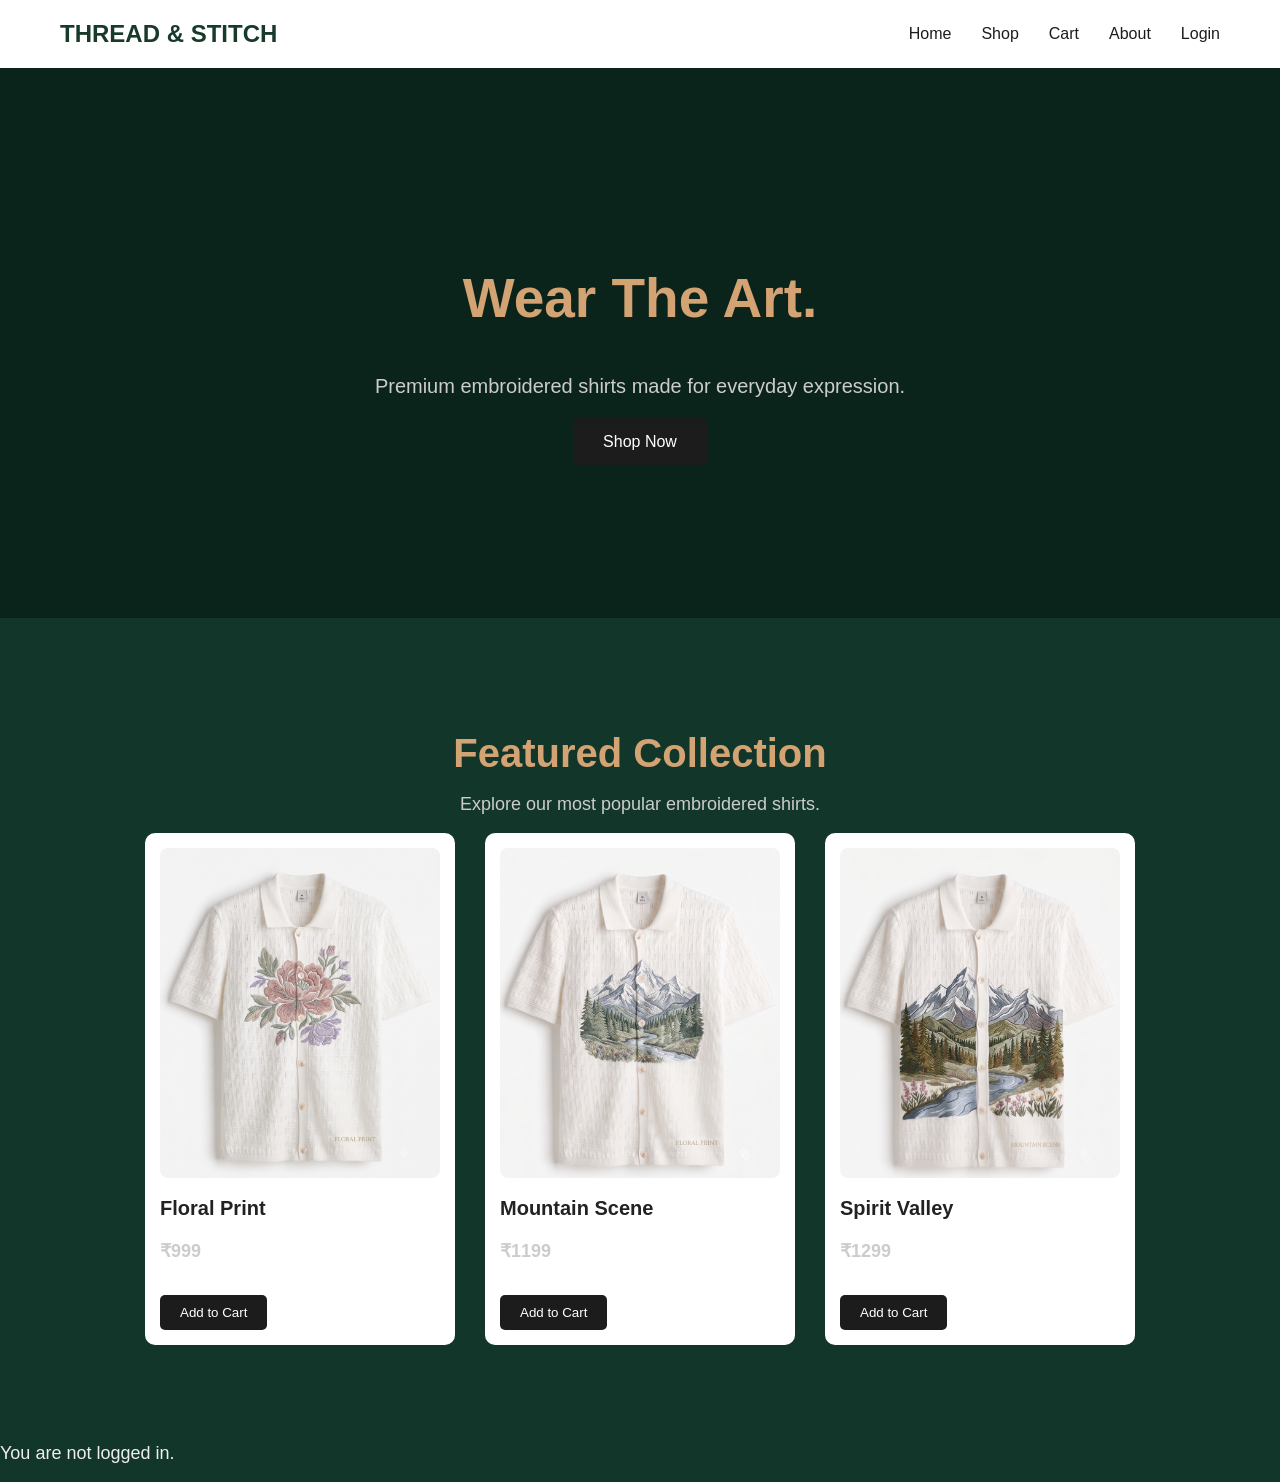
<file: index.html>
<!DOCTYPE html>
<html lang="en">

<head>

    <meta charset="UTF-8">

    <meta name="viewport" content="width=device-width, initial-scale=1.0">

    <title>Thread & Stitch</title>

    <link rel="stylesheet" href="css/style.css">

</head>


<body>

    <!-- NAVBAR -->

    <nav class="navbar">

        <div class="logo">
            THREAD & STITCH
        </div>

        <div class="nav-links">

            <a href="index.html">Home</a>

            <a href="shop.html">Shop</a>

            <a href="cart.html">Cart</a>

            <a href="about.html">About</a>

            <a href="login.html">Login</a>

        </div>

    </nav>


    <!-- HERO SECTION -->

    <section class="hero">

        <div class="hero-text">

            <h1>Wear The Art.</h1>

            <p>
                Premium embroidered shirts made for
                everyday expression.
            </p>

            <a href="shop.html" class="shop-button">
                Shop Now
            </a>

        </div>

    </section>


    <!-- FEATURED PRODUCTS -->

    <section class="featured">

        <h2>Featured Collection</h2>

        <p>
            Explore our most popular embroidered shirts.
        </p>


        <div class="products">

            <div class="product-card">

                <img src="images/shirt1.jpg">

                <h3>Floral Print</h3>

                <p>₹999</p>

                <button onclick="addToCart('Floral Print', 999, 'images/shirt1.jpg')">
                    Add to Cart
                </button>

            </div>


            <div class="product-card">

                <img src="images/shirt2.jpg">

                <h3>Mountain Scene</h3>

                <p>₹1199</p>

                <button onclick="addToCart('Mountain Scene', 1199, 'images/shirt2.jpg')">
                    Add to Cart
                </button>

            </div>


            <div class="product-card">

                <img src="images/shirt3.jpg">

                <h3>Spirit Valley</h3>

                <p>₹1299</p>

                <button onclick="addToCart('Spirit Valley', 1299, 'images/shirt3.jpg')">
                    Add to Cart
                </button>

            </div>

        </div>

    </section>
    <p id="user-status"></p>

    <script src="js/script.js"></script>

</body>

</html>
</file>
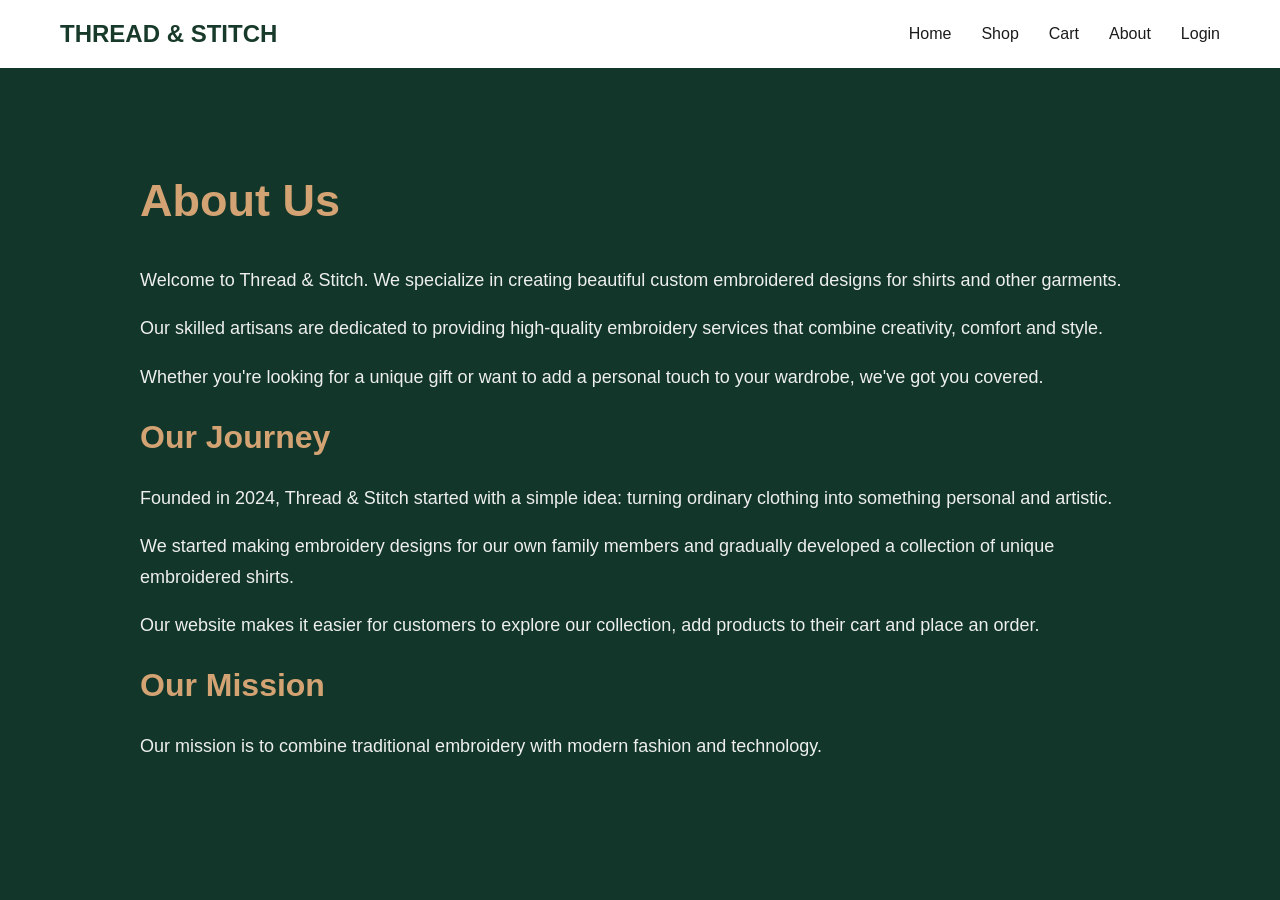
<file: about.html>
<!DOCTYPE html>
<html lang="en">

<head>

    <meta charset="UTF-8">

    <meta
        name="viewport"
        content="width=device-width, initial-scale=1.0"
    >

    <title>About Us - Thread & Stitch</title>

    <link rel="stylesheet" href="css/style.css">

</head>


<body>

    <!-- NAVBAR -->

    <nav class="navbar">

        <div class="logo">
            THREAD & STITCH
        </div>

        <div class="nav-links">

            <a href="index.html">Home</a>

            <a href="shop.html">Shop</a>

            <a href="cart.html">Cart</a>

            <a href="about.html">About</a>

            <a href="login.html">Login</a>

        </div>

    </nav>


    <!-- ABOUT -->

    <section class="about">

        <h1>About Us</h1>

        <p>
            Welcome to Thread & Stitch. We specialize in
            creating beautiful custom embroidered designs
            for shirts and other garments.
        </p>

        <p>
            Our skilled artisans are dedicated to providing
            high-quality embroidery services that combine
            creativity, comfort and style.
        </p>

        <p>
            Whether you're looking for a unique gift or want
            to add a personal touch to your wardrobe,
            we've got you covered.
        </p>


        <h2>Our Journey</h2>

        <p>
            Founded in 2024, Thread & Stitch started with
            a simple idea: turning ordinary clothing into
            something personal and artistic.
        </p>

        <p>
            We started making embroidery designs for our
            own family members and gradually developed
            a collection of unique embroidered shirts.
        </p>

        <p>
            Our website makes it easier for customers to
            explore our collection, add products to their
            cart and place an order.
        </p>


        <h2>Our Mission</h2>

        <p>
            Our mission is to combine traditional embroidery
            with modern fashion and technology.
        </p>

    </section>


</body>

</html>
</file>
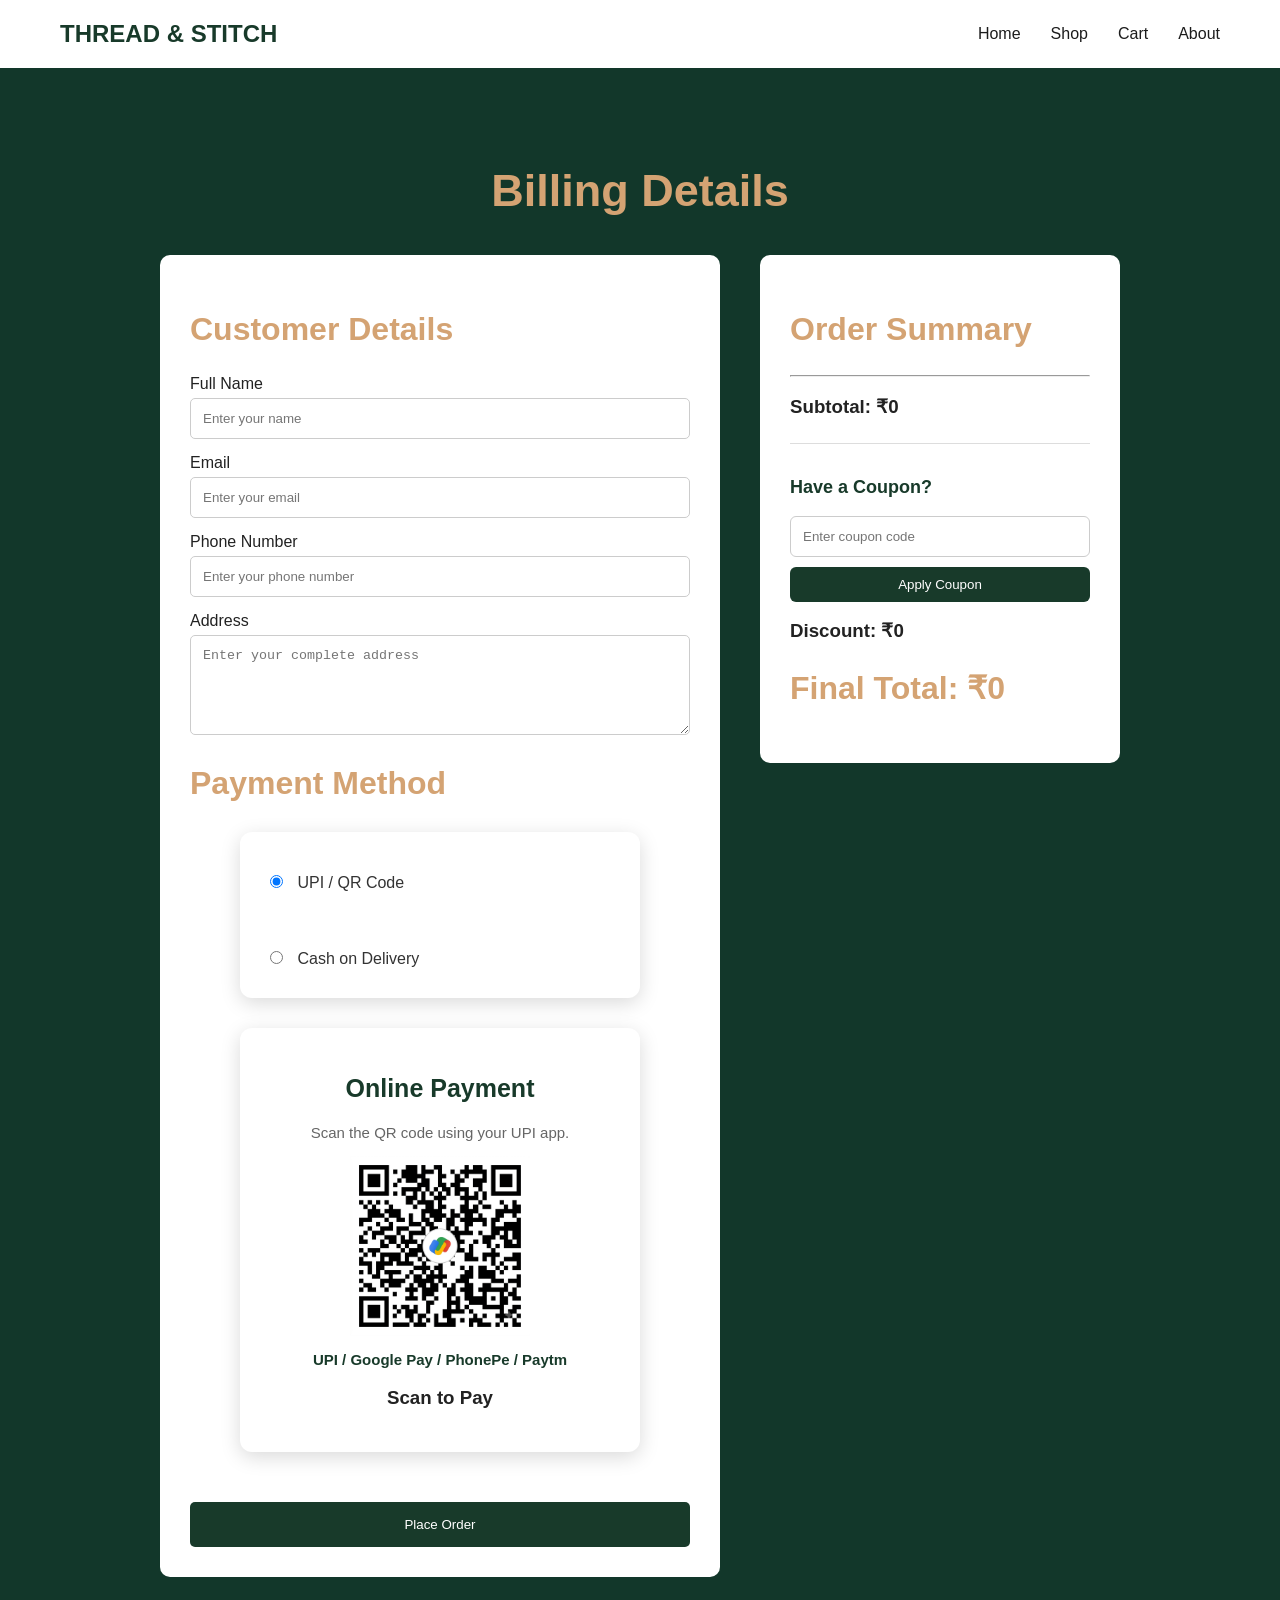
<file: billing.html>
<!DOCTYPE html>
<html lang="en">
<head>
    <meta charset="UTF-8">
    <meta name="viewport" content="width=device-width, initial-scale=1.0">
    <title>Billing - Thread & Stitch</title>
    <link rel="stylesheet" href="css/style.css">
</head>
<body>

    <!-- NAVBAR -->
    <nav class="navbar">
        <div class="logo">
            THREAD & STITCH
        </div>
        <div class="nav-links">
            <a href="index.html">Home</a>
            <a href="shop.html">Shop</a>
            <a href="cart.html">Cart</a>
            <a href="about.html">About</a>
        </div>
    </nav>

    <!-- BILLING -->
    <section class="billing">
        <h1>Billing Details</h1>
        <div class="billing-container">

            <!-- CUSTOMER DETAILS -->
            <div class="billing-form">
                <h2>Customer Details</h2>

                <form onsubmit="placeOrder(event)">
                    <label>Full Name</label>
                    <input type="text" id="customer-name" placeholder="Enter your name" required>

                    <label>Email</label>
                    <input type="email" id="customer-email" placeholder="Enter your email" required>

                    <label>Phone Number</label>
                    <input type="tel" id="customer-phone" placeholder="Enter your phone number" required>

                    <label>Address</label>
                    <textarea id="customer-address" placeholder="Enter your complete address" required></textarea>

                    <h2>Payment Method</h2>
                    
                    <div class="payment-method">
                        <label>
                            <input type="radio" name="payment" value="upi" onclick="showQR()" checked>
                            UPI / QR Code
                        </label>
                        <br><br>
                        <label>
                            <input type="radio" name="payment" value="cod" onclick="hideQR()">
                            Cash on Delivery
                        </label>
                    </div>

                    <div id="qr-section" class="payment-box">
                        <h2>Online Payment</h2>
                        <p>Scan the QR code using your UPI app.</p>
                        <img src="images/upi-qr.png" class="qr-code">
                        <p class="payment-note">UPI / Google Pay / PhonePe / Paytm</p>
                        <h3>Scan to Pay</h3>
                    </div>

                    <button type="submit">Place Order</button>
                </form>
            </div>

            <!-- ORDER SUMMARY -->
            <div class="order-summary">

    <h2>Order Summary</h2>

    <div id="billing-items"></div>

    <hr>

    <h3>
        Subtotal: ₹<span id="billing-total">0</span>
    </h3>

    <div class="coupon-section">

        <h3>Have a Coupon?</h3>

        <input
            type="text"
            id="coupon-code"
            placeholder="Enter coupon code"
        >

        <button type="button" onclick="applyCoupon()">
            Apply Coupon
        </button>

        <p id="coupon-message"></p>

    </div>

    <h3>
        Discount: ₹<span id="discount">0</span>
    </h3>

    <h2>
        Final Total: ₹<span id="final-total">0</span>
    </h2>

</div>
    </section>
    
    <script src="js/script.js"></script>
</body>
</html>
</file>
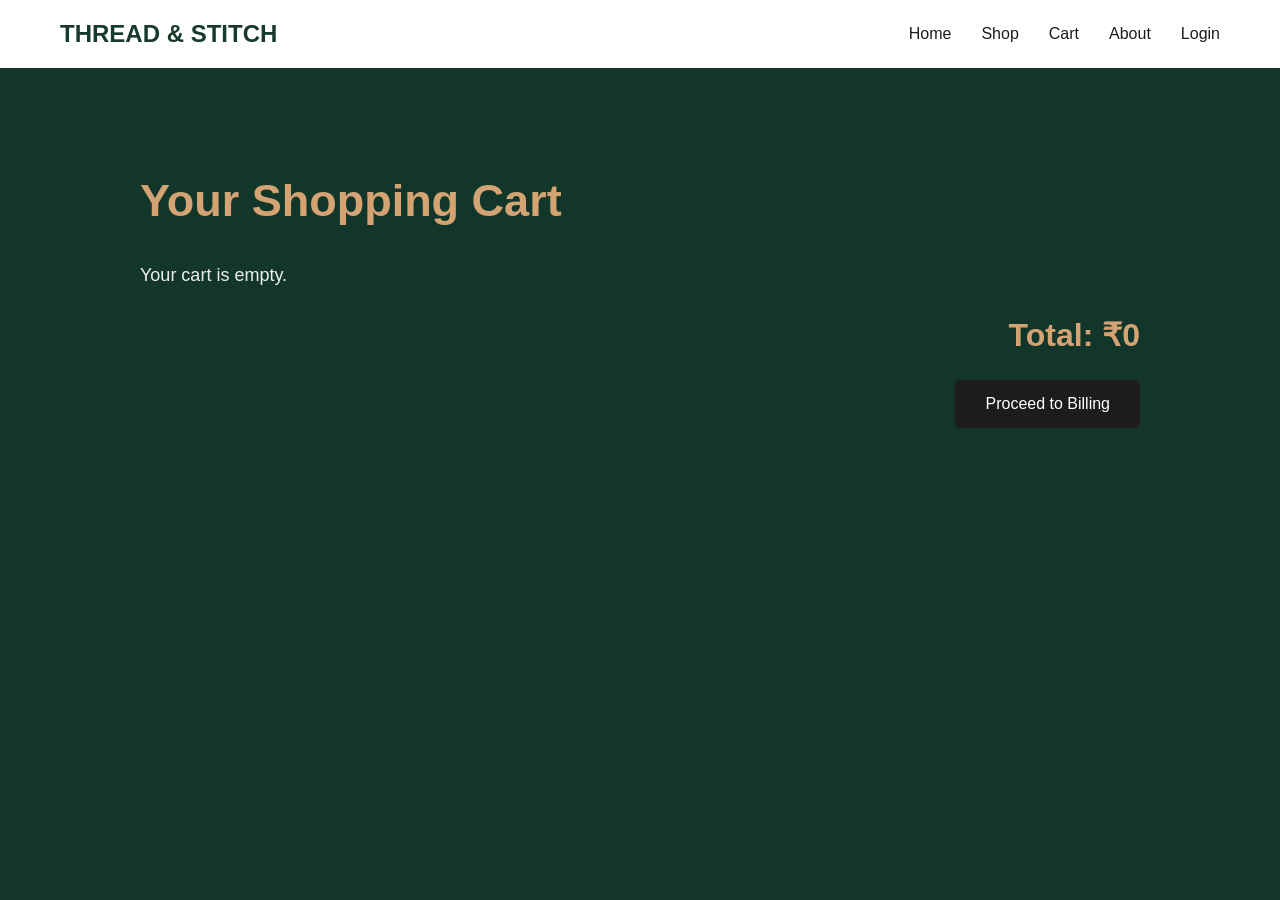
<file: cart.html>
<!DOCTYPE html>
<html lang="en">

<head>

    <meta charset="UTF-8">

    <meta name="viewport" content="width=device-width, initial-scale=1.0">

    <title>Cart - Thread & Stitch</title>

    <link rel="stylesheet" href="css/style.css">

</head>


<body>

    <!-- NAVBAR -->

    <nav class="navbar">

        <div class="logo">
            THREAD & STITCH
        </div>

        <div class="nav-links">

            <a href="index.html">Home</a>

            <a href="shop.html">Shop</a>

            <a href="cart.html">Cart</a>

            <a href="about.html">About</a>

            <a href="login.html">Login</a>

        </div>

    </nav>


    <!-- CART -->

    <section class="cart">

        <h1>Your Shopping Cart</h1>

        <div id="cart-items">

        </div>


        <div class="cart-total">

            <h2>
                Total: ₹<span id="cart-total">0</span>
            </h2>

            <a href="billing.html" class="shop-button">
                Proceed to Billing
            </a>

        </div>

    </section>


    <script src="js/script.js"></script>

</body>

</html>
</file>
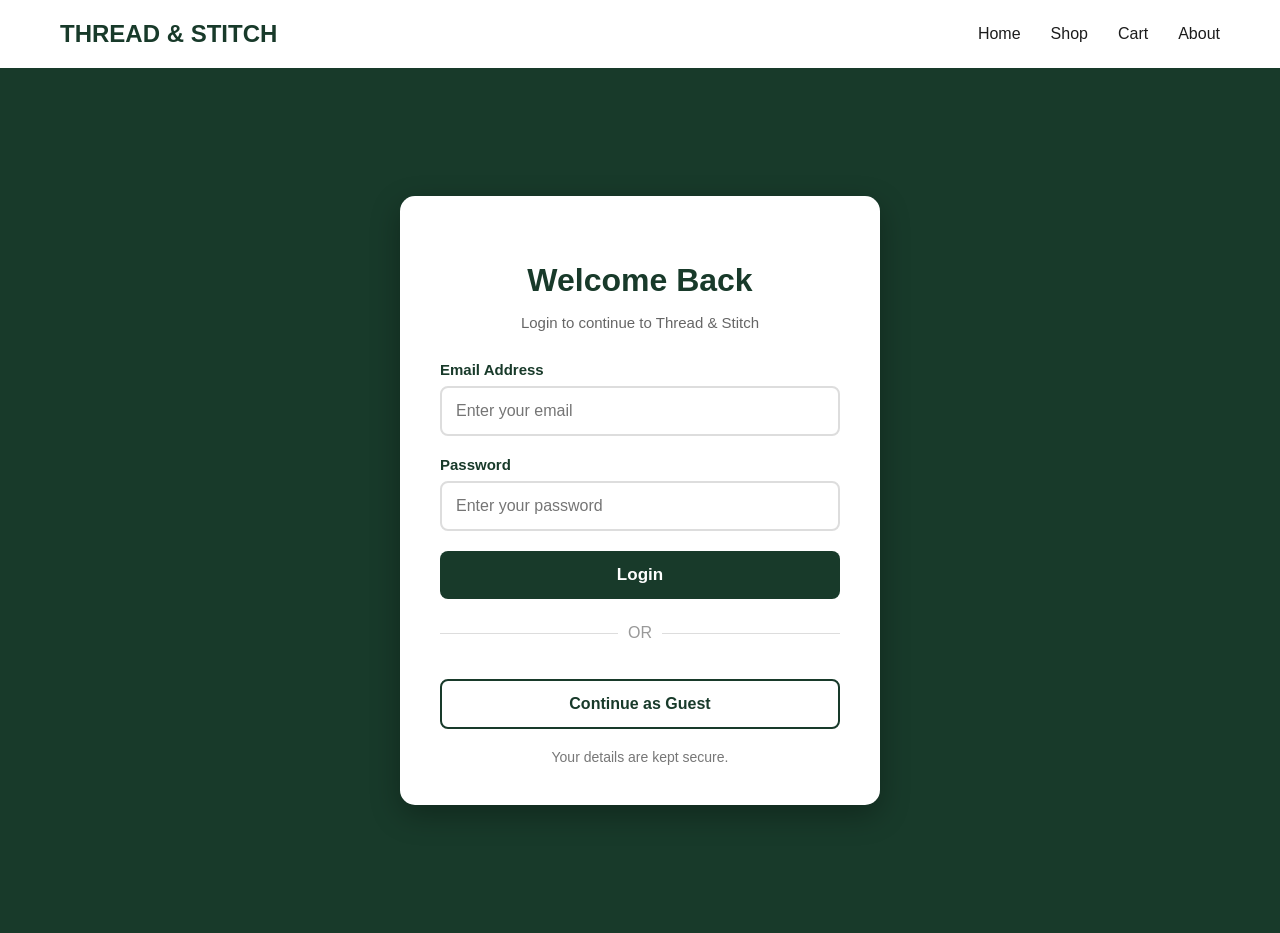
<file: login.html>
<!DOCTYPE html>
<html lang="en">

<head>

    <meta charset="UTF-8">

    <meta name="viewport" content="width=device-width, initial-scale=1.0">

    <title>Login - Thread & Stitch</title>

    <link rel="stylesheet" href="css/style.css">

</head>


<body>

    <!-- NAVBAR -->

    <nav class="navbar">

        <div class="logo">
            THREAD & STITCH
        </div>

        <div class="nav-links">

            <a href="index.html">Home</a>

            <a href="shop.html">Shop</a>

            <a href="cart.html">Cart</a>  

            <a href="about.html">About</a>

          

        </div>

    </nav>


    <!-- LOGIN -->

   <section class="login-page">

    <div class="login-box">

        <h1>Welcome Back</h1>

        <p>Login to continue to Thread & Stitch</p>

        <div class="input-group">
            <label>Email Address</label>
            <input type="email" placeholder="Enter your email">
        </div>

        <div class="input-group">
            <label>Password</label>
            <input type="password" placeholder="Enter your password">
        </div>

        <button class="login-button">
            Login
        </button>

        <div class="login-divider">
            OR
        </div>

        <button class="guest-button">
            Continue as Guest
        </button>

        <div class="login-footer">
            Your details are kept secure.
        </div>

    </div>

</section>


    <script src="js/script.js"></script>

</body>

</html>
</file>
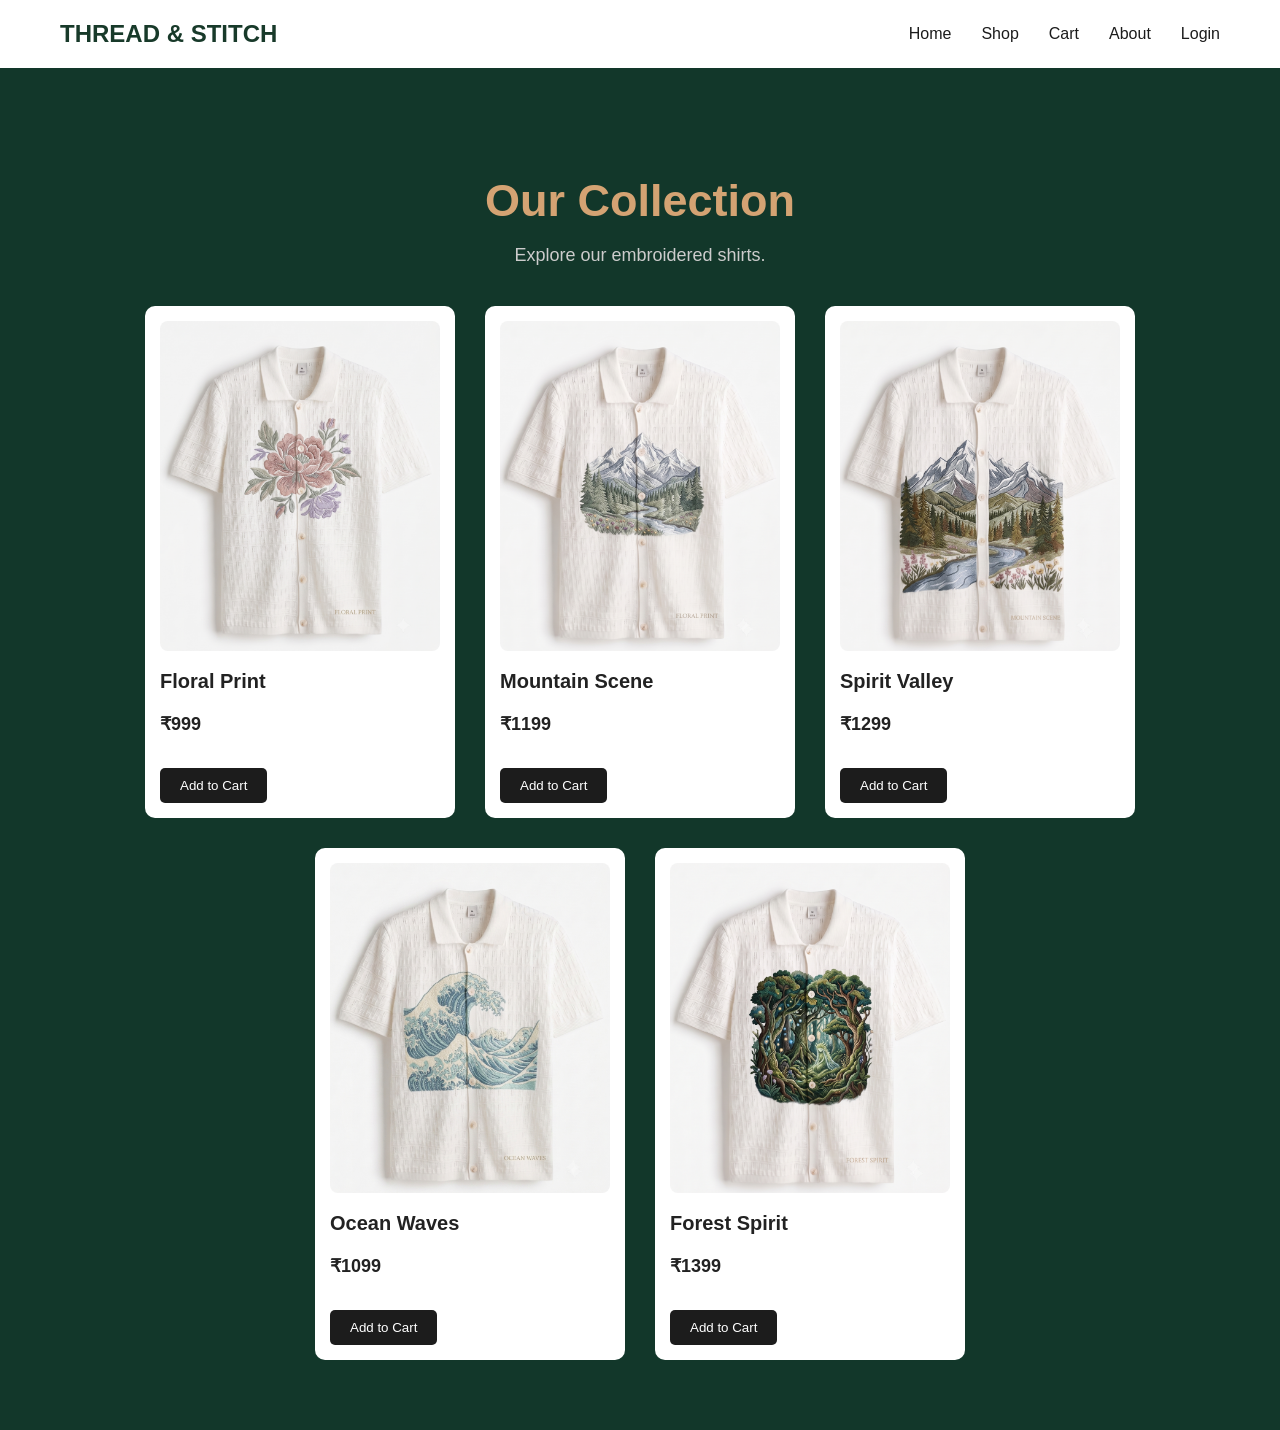
<file: shop.html>
<!DOCTYPE html>
<html lang="en">

<head>

    <meta charset="UTF-8">

    <meta name="viewport" content="width=device-width, initial-scale=1.0">

    <title>Shop - Thread & Stitch</title>

    <link rel="stylesheet" href="css/style.css">

</head>


<body>

    <!-- NAVBAR -->

    <nav class="navbar">

        <div class="logo">
            THREAD & STITCH
        </div>

        <div class="nav-links">

            <a href="index.html">Home</a>

            <a href="shop.html">Shop</a>

            <a href="cart.html">Cart</a>

            <a href="about.html">About</a>
            
            <a href="login.html">Login</a>

        </div>

    </nav>


    <!-- SHOP -->

    <section class="shop">

        <h1>Our Collection</h1>

        <p>
            Explore our embroidered shirts.
        </p>


        <div class="products">


            <!-- PRODUCT 1 -->

            <div class="product-card">

                <img src="images/shirt1.jpg">

                <h3>Floral Print</h3>

                <p>₹999</p>

                <button onclick="addToCart('Floral Print', 999, 'images/shirt1.jpg')">
                    Add to Cart
                </button>

            </div>


            <!-- PRODUCT 2 -->

            <div class="product-card">

                <img src="images/shirt2.jpg">

                <h3>Mountain Scene</h3>

                <p>₹1199</p>

                <button onclick="addToCart('Mountain Scene', 1199, 'images/shirt2.jpg')">
                    Add to Cart
                </button>

            </div>


            <!-- PRODUCT 3 -->

            <div class="product-card">

                <img src="images/shirt3.jpg">

                <h3>Spirit Valley</h3>

                <p>₹1299</p>

                <button onclick="addToCart('Spirit Valley', 1299, 'images/shirt3.jpg')">
                    Add to Cart
                </button>

            </div>


            <!-- PRODUCT 4 -->

            <div class="product-card">

                <img src="images/shirt4.jpg">

                <h3>Ocean Waves</h3>

                <p>₹1099</p>

                <button onclick="addToCart('Ocean Waves', 1099, 'images/shirt4.jpg')">
                    Add to Cart
                </button>

            </div>


            <!-- PRODUCT 5 -->

            <div class="product-card">

                <img src="images/shirt5.jpg">

                <h3>Forest Spirit</h3>

                <p>₹1399</p>

                <button onclick="addToCart('Forest Spirit', 1399, 'images/shirt5.jpg')">
                    Add to Cart
                </button>

            </div>


        </div>

    </section>


    <script src="js/script.js"></script>

</body>

</html>
</file>
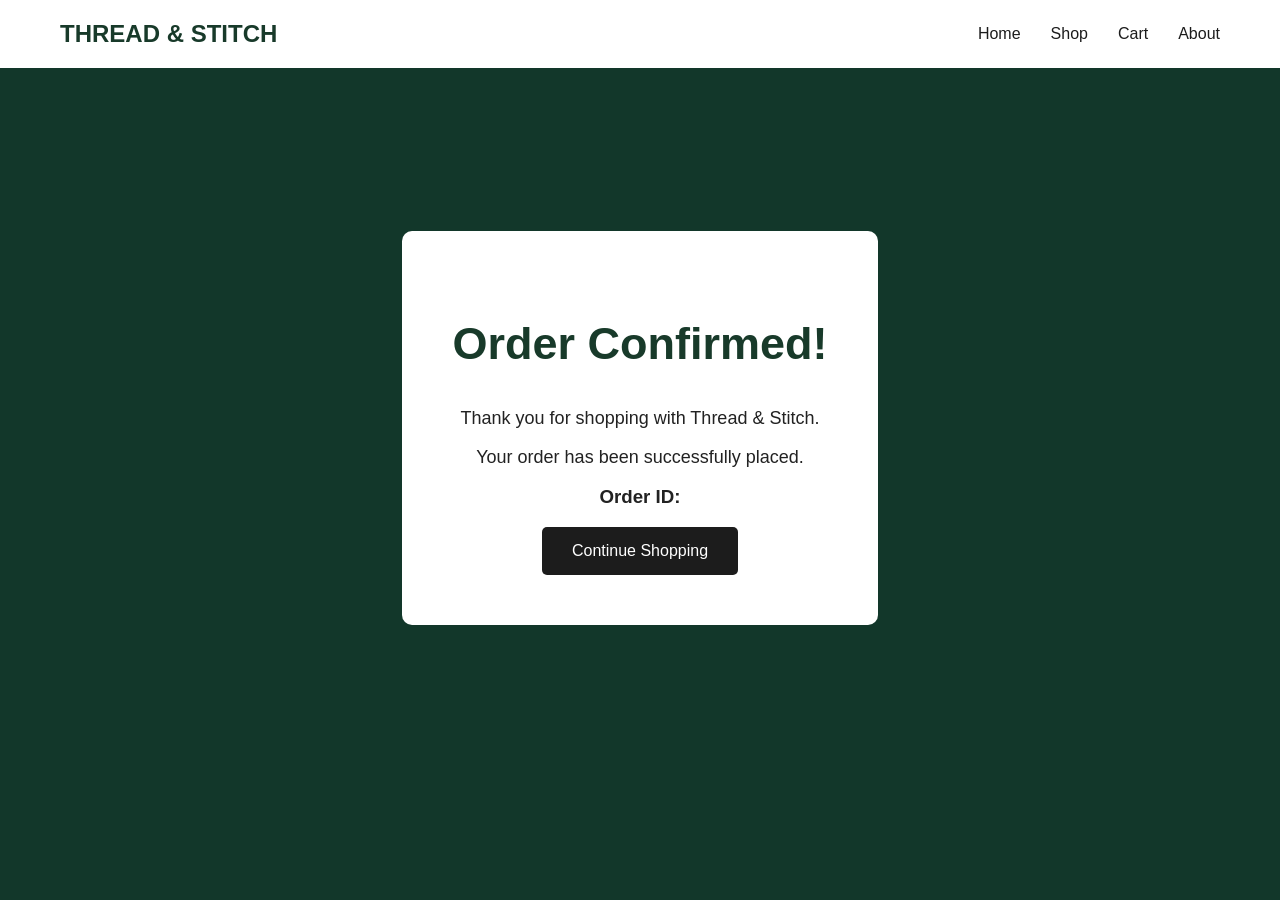
<file: thankyou.html>
<!DOCTYPE html>
<html lang="en">

<head>

    <meta charset="UTF-8">

    <meta name="viewport" content="width=device-width, initial-scale=1.0">

    <title>Order Confirmed - Thread & Stitch</title>

    <link rel="stylesheet" href="css/style.css">

</head>


<body>

    <nav class="navbar">

        <div class="logo">
            THREAD & STITCH
        </div>

        <div class="nav-links">

            <a href="index.html">Home</a>

            <a href="shop.html">Shop</a>

            <a href="cart.html">Cart</a>

            <a href="about.html">About</a>

        </div>

    </nav>


    <section class="thank-you">

        <div class="thank-you-box">

            <h1>
                Order Confirmed!
            </h1>

            <p>
                Thank you for shopping with Thread & Stitch.
            </p>

            <p>
                Your order has been successfully placed.
            </p>


            <h3>
                Order ID:
                <span id="order-id"></span>
            </h3>


            <a href="shop.html" class="shop-button">
                Continue Shopping
            </a>

        </div>

    </section>


    <script src="js/script.js"></script>

</body>

</html>
</file>
<file: css/style.css>
/* =========================================
   GENERAL
========================================= */

body {

    background-color: #12372A;

    color: #eeeeee;

    font-family: Arial, sans-serif;

    margin: 0;

}


/* =========================================
   NAVBAR
========================================= */

.navbar {

    display: flex;

    justify-content: space-between;

    align-items: center;

    padding: 20px 60px;

    background-color: white;

}


.logo {

    font-size: 24px;

    font-weight: bold;

    color: #183A2A;

}


.nav-links {

    display: flex;

    gap: 30px;

}


.nav-links a {

    text-decoration: none;

    color: #1c1c1c;

    font-size: 16px;

}


.nav-links a:hover {

    color: #8b5e3c;

}


/* =========================================
   HEADINGS
========================================= */

h1 {

    color: #d4a373;

    font-size: 45px;

}


h2 {

    color: #d4a373;

    font-size: 32px;

}


p {

    font-size: 18px;

}


/* =========================================
   HERO
========================================= */

.hero {

    background-color: #0b241b;

    color: white;

    padding: 100px 50px;

    text-align: center;

    min-height: 350px;

    display: flex;

    align-items: center;

    justify-content: center;

}


.hero-text {

    max-width: 600px;

}


.hero h1 {

    color: #d4a373;

    font-size: 55px;

}


.hero p {

    color: #cccccc;

    font-size: 20px;

}


/* =========================================
   BUTTON
========================================= */

.shop-button {

    display: inline-block;

    padding: 15px 30px;

    background-color: #1c1c1c;

    color: white;

    text-decoration: none;

    border-radius: 5px;

}


.shop-button:hover {

    background-color: #8b5e3c;

}


/* =========================================
   FEATURED
========================================= */

.featured {

    text-align: center;

    padding: 80px 20px;

}


.featured h2 {

    font-size: 40px;

    margin-bottom: 15px;

}


.featured p {

    color: #cccccc;

}


/* =========================================
   SHOP
========================================= */

.shop {

    padding: 70px 60px;

    text-align: center;

}


.shop h1 {

    font-size: 45px;

    margin-bottom: 10px;

}


.shop > p {

    color: #cccccc;

    margin-bottom: 40px;

}


/* =========================================
   PRODUCTS
========================================= */

.products {

    display: flex;

    justify-content: center;

    gap: 30px;

    flex-wrap: wrap;

}


.product-card {

    width: 280px;

    background-color: white;

    color: #222222;

    padding: 15px;

    border-radius: 10px;

    text-align: left;

    transition: 0.3s;

}


.product-card:hover {

    transform: translateY(-5px);

}


.product-card img {

    width: 100%;

    height: 330px;

    object-fit: cover;

    border-radius: 8px;

}


.product-card h3 {

    margin-top: 15px;

    font-size: 20px;

}


.product-card p {

    margin-top: 8px;

    font-size: 18px;

    font-weight: bold;

}


.product-card button {

    margin-top: 15px;

    padding: 10px 20px;

    background-color: #1c1c1c;

    color: white;

    border: none;

    border-radius: 5px;

    cursor: pointer;

}


.product-card button:hover {

    background-color: #8b5e3c;

}


/* =========================================
   ABOUT PAGE
========================================= */

.about {

    max-width: 1000px;

    margin: auto;

    padding: 70px 30px;

}


.about p {

    line-height: 1.7;

}


/* =========================================
   CART
========================================= */

.cart {

    padding: 70px 60px;

    max-width: 1000px;

    margin: auto;

}


.cart-item {

    display: flex;

    align-items: center;

    gap: 25px;

    background-color: white;

    color: #222222;

    padding: 20px;

    margin-bottom: 20px;

    border-radius: 10px;

}


.cart-item img {

    width: 120px;

    height: 140px;

    object-fit: cover;

    border-radius: 8px;

}


.cart-item button {

    padding: 8px 15px;

    background-color: #8b3a3a;

    color: white;

    border: none;

    border-radius: 5px;

    cursor: pointer;

}


.cart-total {

    text-align: right;

    margin-top: 30px;

}


/* =========================================
   LOGIN
========================================= */

/* LOGIN PAGE */

.login-page {
    min-height: 85vh;
    display: flex;
    justify-content: center;
    align-items: center;
    background-color: #183A2A;
    padding: 50px 20px;
}

.login-box {
    width: 400px;
    background-color: #ffffff;
    padding: 40px;
    border-radius: 15px;
    box-shadow: 0 10px 30px rgba(0,0,0,0.3);
}

.login-box h1 {
    text-align: center;
    color: #183A2A;
    font-size: 32px;
    margin-bottom: 10px;
}

.login-box p {
    text-align: center;
    color: #666;
    font-size: 15px;
    margin-bottom: 30px;
}

.input-group {
    margin-bottom: 20px;
}

.input-group label {
    display: block;
    margin-bottom: 8px;
    font-size: 15px;
    font-weight: bold;
    color: #183A2A;
}

.input-group input {
    width: 100%;
    padding: 14px;
    box-sizing: border-box;

    border: 2px solid #dddddd;
    border-radius: 8px;

    font-size: 16px;
    outline: none;

    transition: 0.3s;
}

.input-group input:focus {
    border-color: #183A2A;
    box-shadow: 0 0 8px rgba(24,58,42,0.2);
}

.login-button {
    width: 100%;
    padding: 14px;

    background-color: #183A2A;
    color: white;

    border: none;
    border-radius: 8px;

    font-size: 17px;
    font-weight: bold;

    cursor: pointer;
    transition: 0.3s;
}

.login-button:hover {
    background-color: #24563f;
    transform: translateY(-2px);
}

.guest-button {
    width: 100%;
    padding: 14px;

    margin-top: 12px;

    background-color: transparent;
    color: #183A2A;

    border: 2px solid #183A2A;
    border-radius: 8px;

    font-size: 16px;
    font-weight: bold;

    cursor: pointer;
    transition: 0.3s;
}

.guest-button:hover {
    background-color: #183A2A;
    color: white;
}

.login-divider {
    display: flex;
    align-items: center;
    gap: 10px;

    margin: 25px 0;

    color: #999;
}

.login-divider::before,
.login-divider::after {
    content: "";
    flex: 1;
    height: 1px;
    background-color: #dddddd;
}

.login-footer {
    text-align: center;
    margin-top: 20px;
    font-size: 14px;
    color: #777;
}


/* =========================================
   BILLING
========================================= */

.billing {

    padding: 60px;

}


.billing > h1 {

    text-align: center;

}


.billing-container {

    display: flex;

    justify-content: center;

    gap: 40px;

    max-width: 1100px;

    margin: auto;

}


.billing-form {

    background-color: white;

    color: #222222;

    padding: 30px;

    width: 500px;

    border-radius: 10px;

}


.billing-form label {

    display: block;

    margin-top: 15px;

    margin-bottom: 5px;

}


.billing-form input[type="text"],

.billing-form input[type="email"],

.billing-form input[type="tel"],

.billing-form textarea {

    width: 100%;

    padding: 12px;

    box-sizing: border-box;

    border: 1px solid #cccccc;

    border-radius: 5px;

}


.billing-form textarea {

    height: 100px;

}


.billing-form button {

    width: 100%;

    padding: 15px;

    background-color: #183A2A;

    color: white;

    border: none;

    border-radius: 5px;

    cursor: pointer;

    margin-top: 20px;

}


.billing-form button:hover {

    background-color: #8b5e3c;

}


/* =========================================
   QR CODE
========================================= */

#qr-section {

    text-align: center;

    margin-top: 20px;

}

.qr-code {
    width: 180px;
    height: 180px;

    object-fit: contain;

    display: block;
    margin: 15px auto;
}


/* =========================================
   ORDER SUMMARY
========================================= */

.order-summary {

    background-color: white;

    color: #222222;

    padding: 30px;

    width: 300px;

    height: fit-content;

    border-radius: 10px;

}


/* =========================================
   THANK YOU
========================================= */

.thank-you {

    min-height: 80vh;

    display: flex;

    justify-content: center;

    align-items: center;

}


.thank-you-box {

    background-color: white;

    color: #222222;

    text-align: center;

    padding: 50px;

    border-radius: 10px;

}


.thank-you-box h1 {

    color: #183A2A;

}


/* =========================================
   MOBILE
========================================= */

@media (max-width: 768px) {

    .navbar {

        padding: 20px;

        flex-direction: column;

        gap: 20px;

    }


    .nav-links {

        gap: 15px;

        flex-wrap: wrap;

        justify-content: center;

    }


    .hero {

        padding: 70px 20px;

    }


    .hero h1 {

        font-size: 40px;

    }


    .shop {

        padding: 50px 20px;

    }


    .billing {

        padding: 30px 15px;

    }


    .billing-container {

        flex-direction: column;

        align-items: center;

    }


    .billing-form,

    .order-summary {

        width: 90%;

    }


    .cart {

        padding: 40px 20px;

    }


    .cart-item {

        flex-direction: column;

        text-align: center;

    }

}
.payment-box {
    width: 350px;

    margin: 30px auto;

    padding: 25px;

    background-color: white;

    border-radius: 12px;

    text-align: center;

    box-shadow: 0 5px 20px rgba(0,0,0,0.15);
}

.payment-box h2 {
    color: #183A2A;
    font-size: 25px;
}

.payment-box p {
    color: #666;
    font-size: 15px;
}

.payment-note {
    font-weight: bold;
    color: #183A2A !important;
}
.payment-method {
    width: 350px;

    margin: 30px auto;

    padding: 25px;

    background-color: white;

    border-radius: 12px;

    box-shadow: 0 5px 20px rgba(0,0,0,0.15);
}

.payment-method h2 {
    color: #183A2A;

    margin-bottom: 20px;
}

.payment-method label {
    font-size: 16px;

    color: #333;

    cursor: pointer;
}

.payment-method input {
    margin-right: 10px;
}
/* =========================================
   COUPON SECTION
========================================= */

.coupon-section {
    margin-top: 25px;
    padding-top: 15px;
    border-top: 1px solid #dddddd;
}

.coupon-section h3 {
    color: #183A2A;
    font-size: 18px;
}

.coupon-section input {
    width: 100%;
    padding: 12px;
    box-sizing: border-box;
    border: 1px solid #cccccc;
    border-radius: 6px;
    margin-bottom: 10px;
}

.coupon-section button {
    width: 100%;
    padding: 10px;
    background-color: #183A2A;
    color: white;
    border: none;
    border-radius: 6px;
    cursor: pointer;
}

.coupon-section button:hover {
    background-color: #8b5e3c;
}

#coupon-message {
    font-size: 14px;
    margin-top: 10px;
}
</file>
